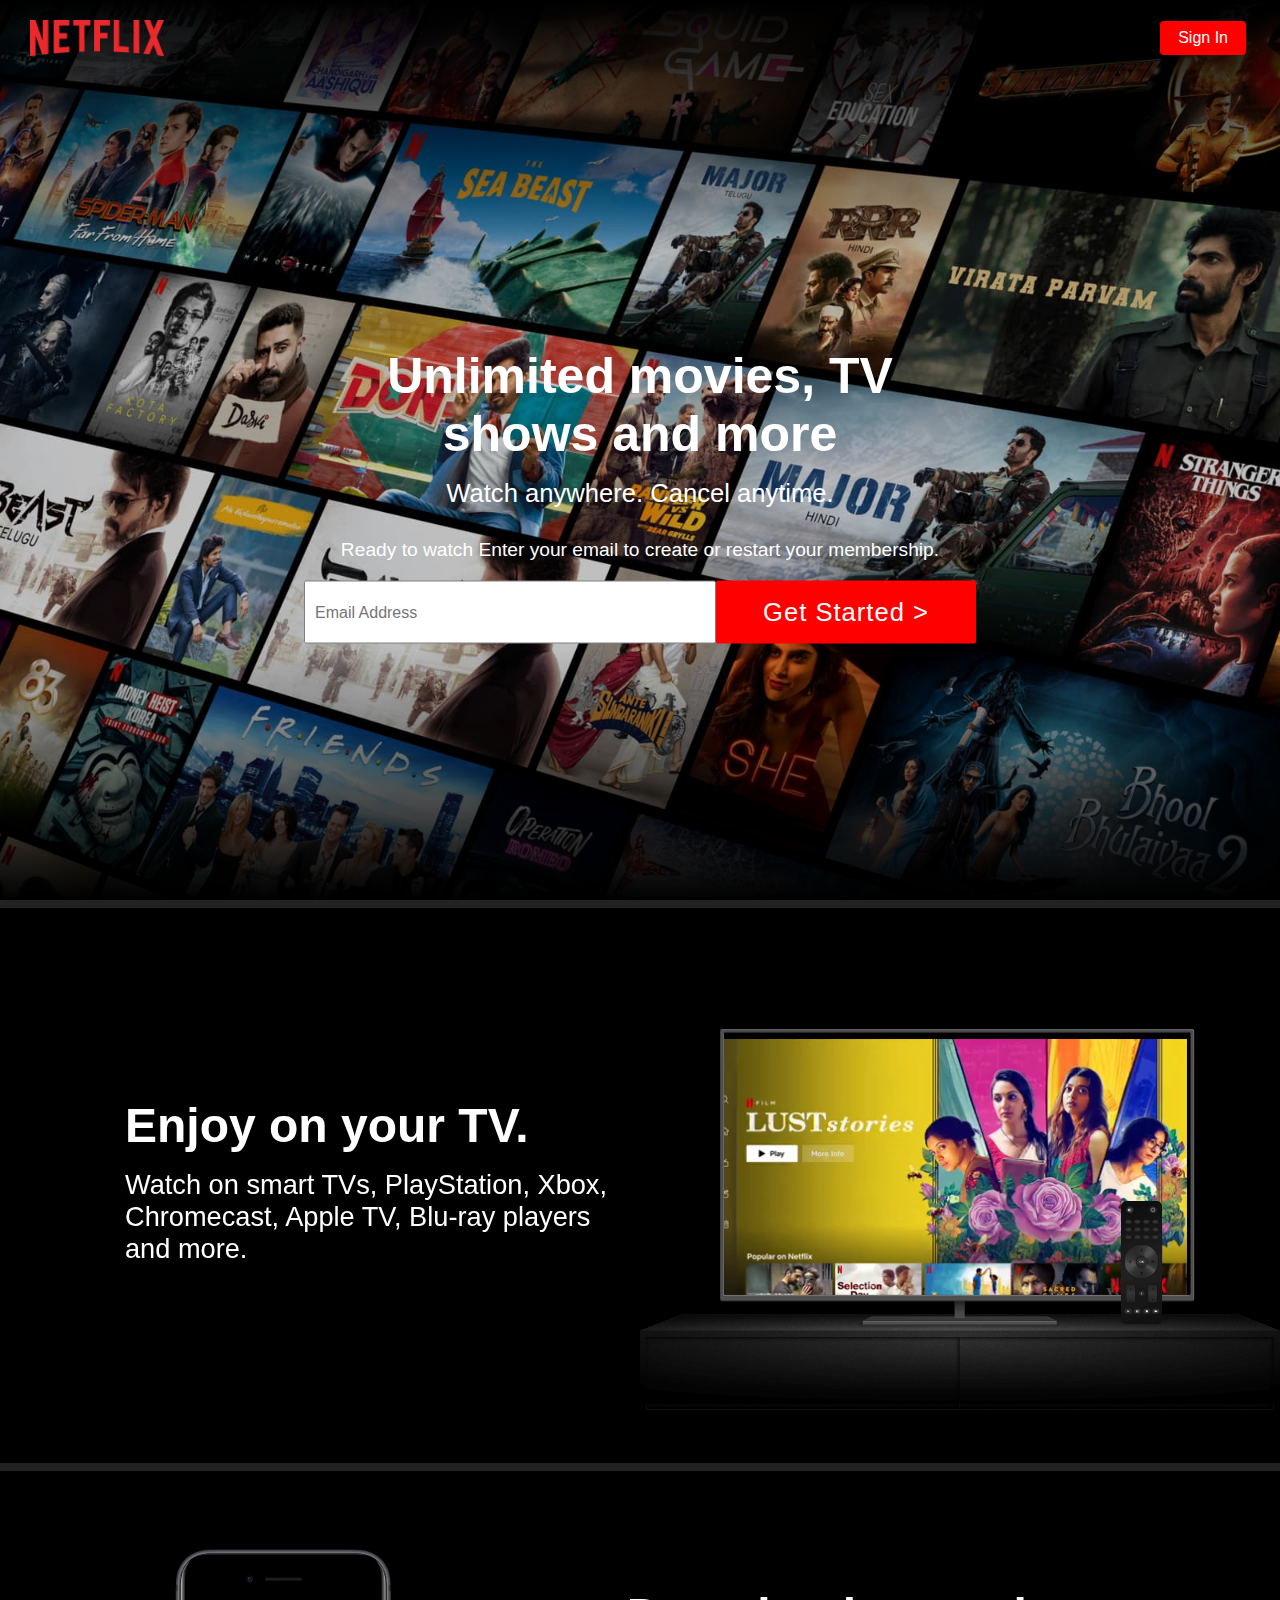
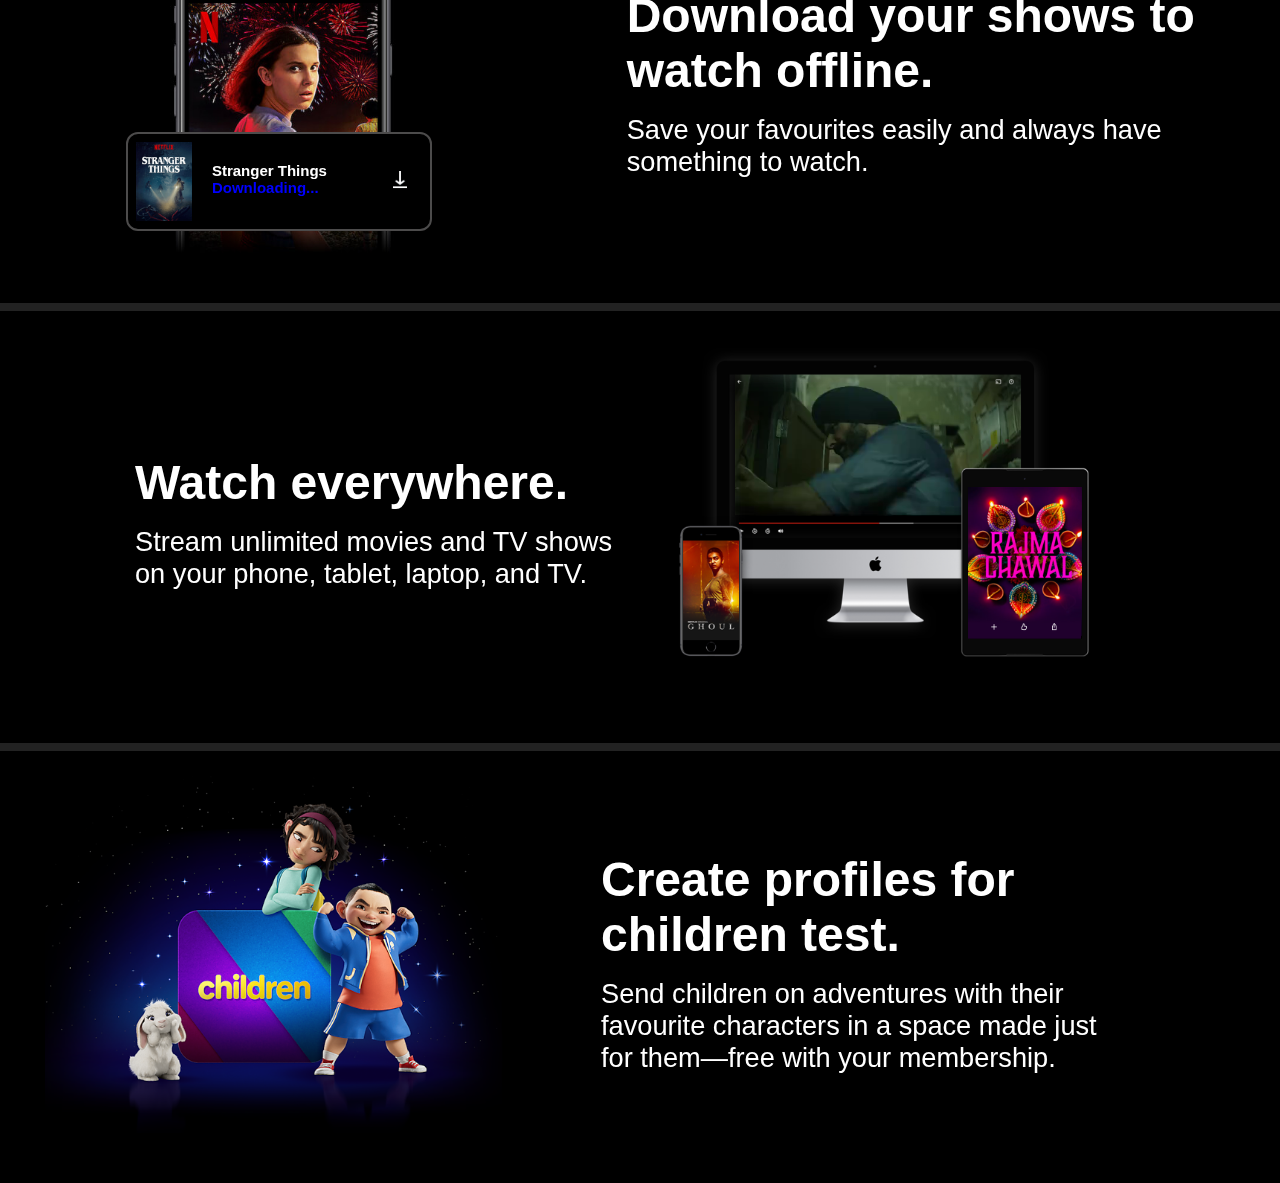
<file: index.html>
<!DOCTYPE html>
<html lang="en">
<head>
    <meta charset="UTF-8">
    <meta http-equiv="X-UA-Compatible" content="IE=edge">
    <meta name="viewport" content="width=device-width, initial-scale=1.0">
    <link rel="icon" href="assets/NetflixIcon.ico">
    <link rel="stylesheet" href="style.css">
    <title>My Netflix</title>
</head> 
<body>
    <section class="container">
        <div class="head">
            <img src="assets/NetflixLogo.png" alt="">
            <a href="https://www.facebook.com/">Sign In</a>
        </div>
    </section>
    <section class="banner"> 
            <img src="assets/banner.jpg" alt="banner" class="fit">
        <div class="box">
            <div class="heading">
                <h2>Unlimited movies, TV shows and more </h2>
                <h5>Watch anywhere. Cancel anytime.</h5>
                <p>Ready to watch Enter your email to create or restart your membership.</p>
            </div>
            <div class="Email">
                <input type="text" placeholder="Email Address">
                <a href="moviezone.html">Get Started > </a>
            </div>
        </div>
    </section>

    <section class="style-cards">
        
        <div class="card-1">
            <div class="desc-1">
                <h1>Enjoy on your TV.</h1>
                <p>Watch on smart TVs, PlayStation, Xbox, Chromecast, Apple TV, Blu-ray players and more.</p>
            </div>
            <img src="assets/part1img.png" alt="part1img">
            <video class="video-1" autoplay="" playsinline="" muted="" loop="">
                <source src="assets/part1videoslide.m4v" type="video/mp4">
            </video>
        </div>
        
      <div class="card-2">
        <div class="desc-2">
          <h1>Download your shows to watch offline.</h1>
          <p>Save your favourites easily and always have something to watch.</p>
          <p></p>
        </div>

        <img src="./assets/millie-img.jpg" alt="tv" />
        <div class="downloading">
          <img class="small" src="/assets/ST-img.png" alt="small_image" />
          <h1>Stranger Things <span> Downloading...</span></h1>

          <span>
            <img
              class="icon"
              src="./assets/download-icon.gif"
              alt="download-icon"
            />
          </span>
        </div>
      </div>

        <div class="card-3">
            <div class="desc-3">
                <h1>Watch everywhere.</h1>
                <p>Stream unlimited movies and TV shows on your phone, tablet, laptop, and TV.</p>
            </div>
            <img src="assets/part3img.png" alt="part3img">
            <video class="video-1" autoplay="" playsinline="" muted="" loop="">
                <source src="assets/part3videoslide.m4v" type="video/mp4">
            </video>
        </div>

        <div class="card-4">
            <img src="assets/part4img.png" alt="part4img">
           
            <div class="desc-4">
                <h1>Create profiles for children test.</h1>
                <p>Send children on adventures with their favourite characters in a space made just for them—free with your membership.</p>
            </div>
        </div>
    </section>
    <section>
        
    </section>

</body>
</html>
</file>
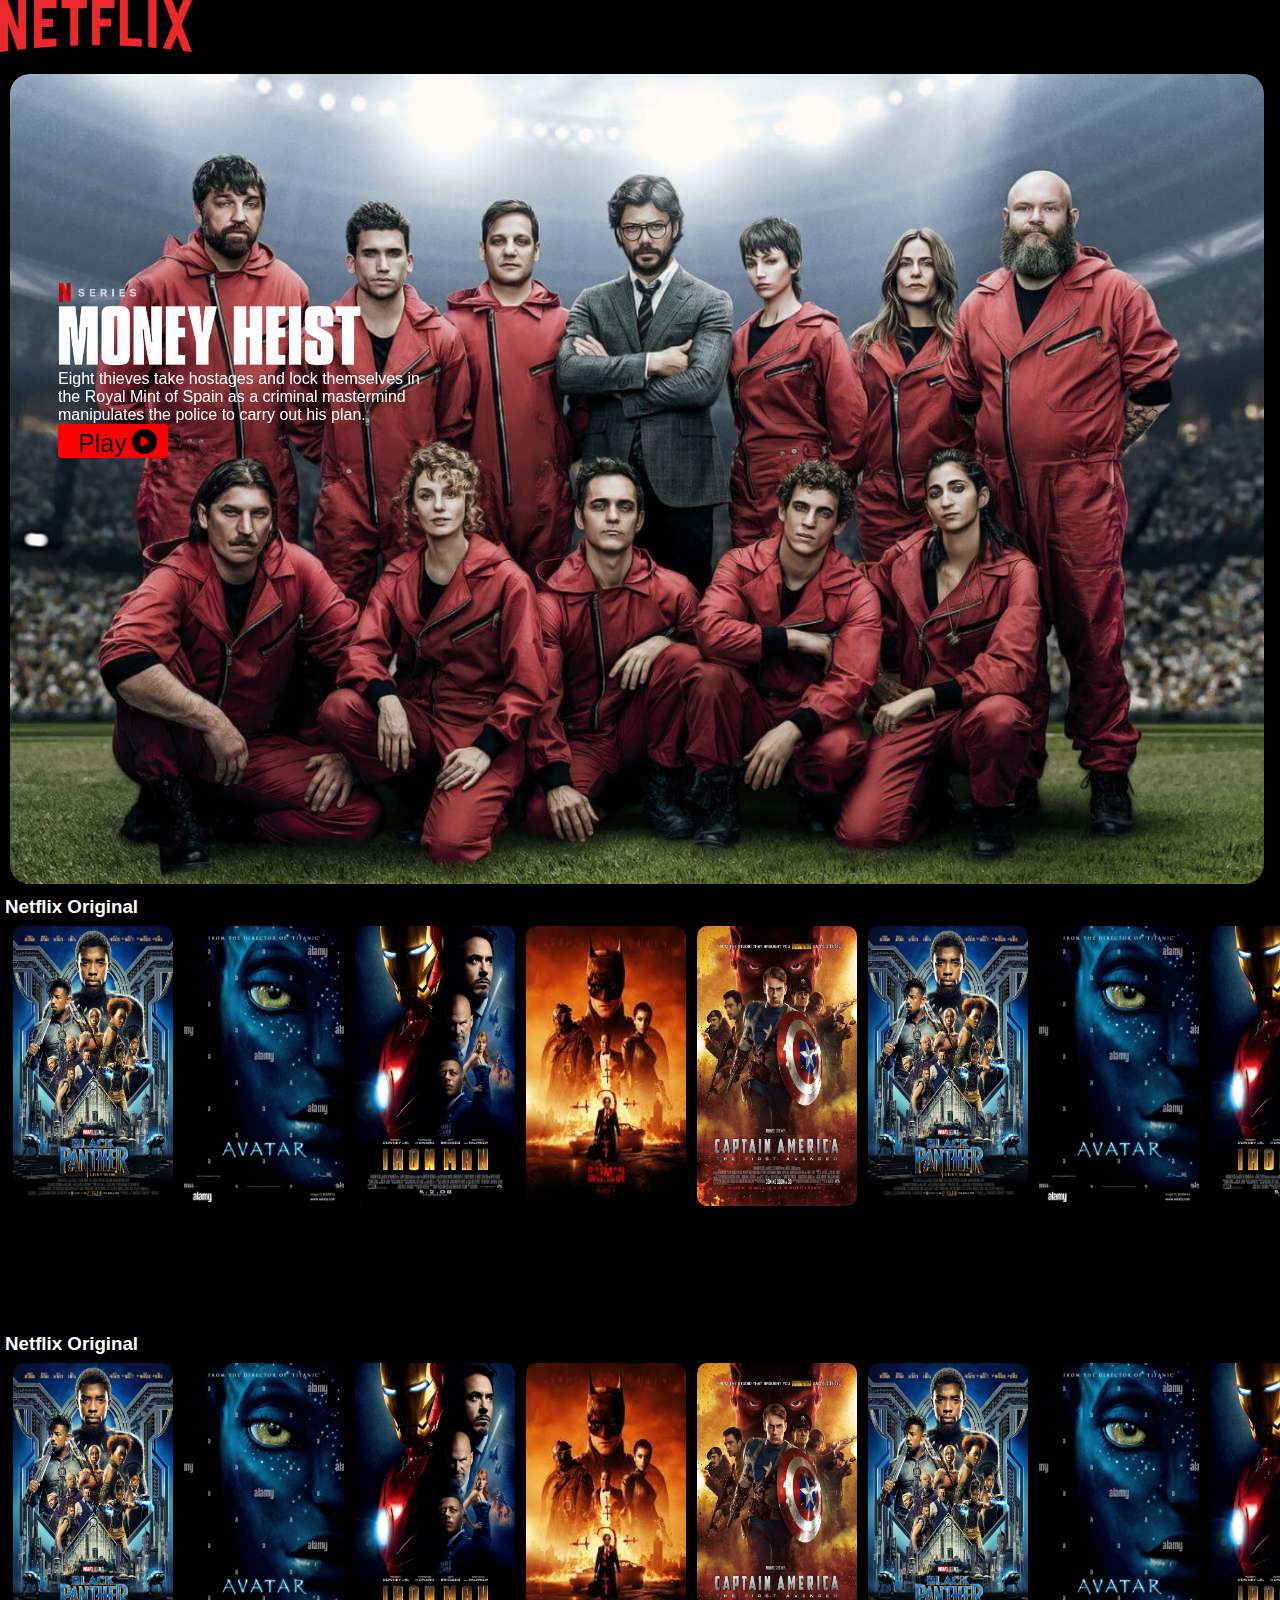
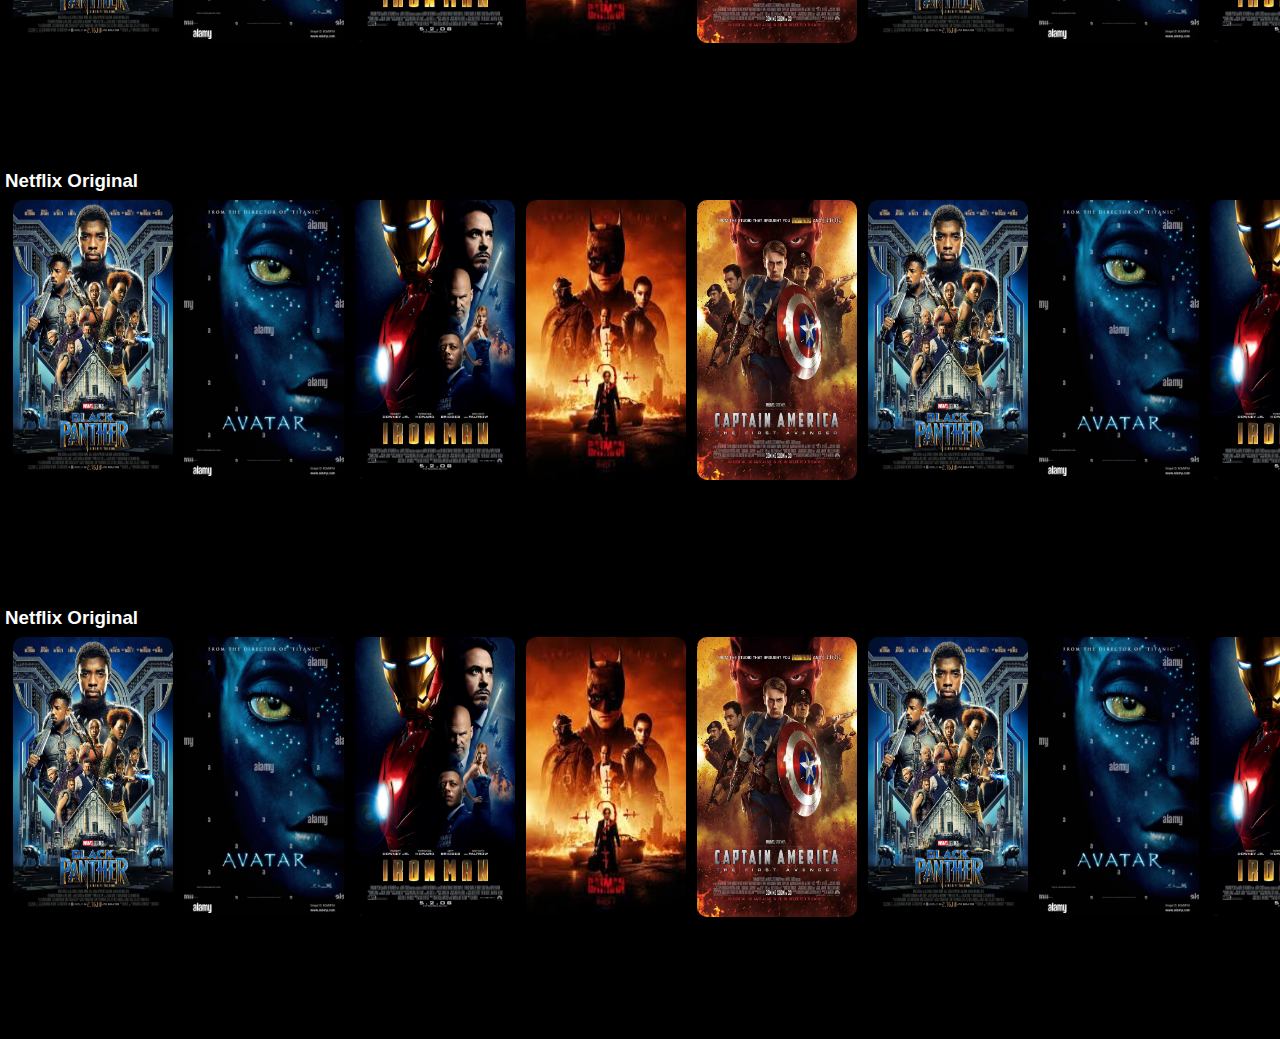
<file: moviezone.html>
<!DOCTYPE html>
<html lang="en">
<head>
    <meta charset="UTF-8">
    <meta http-equiv="X-UA-Compatible" content="IE=edge">
    <meta name="viewport" content="width=device-width, initial-scale=1.0">
    <link rel="stylesheet" href="moviezone.css">
    <title>MovieZone</title>
</head>
<body>  
    <section class="container">
        <div class="head">
            <img src="assets/NetflixLogo.png" alt="logo">
        </div>x
    </section>
    <div class="home-image">
        <div class="home-image-text">
            <img class="money" src="assets/monetharis.png" alt="textImage">
            <p>
                Eight thieves take hostages and lock themselves in the Royal Mint of Spain as a criminal mastermind manipulates the police to carry out his plan.
            </p>
            <a style="text-decoration: none;" href="assets/MoneyH.MP4">
                <p class="play-button"> Play
                    <img src="assets/play.png" alt="play">
                </p>
            </a>
        </div>
    </div>
<!-- Track 1 -->
    <div class="original">
        <h3 class="no-title">Netflix Original</h3>
        <div class="no">
            <img src="assets/poster1.jpg" alt="13">
            <img src="assets/poster2.jpg" alt="13">
            <img src="assets/poster3.jpg" alt="13">
            <img src="assets/poster4.jpg" alt="13">
            <img src="assets/poster5.jpg" alt="13">
            <img src="assets/poster1.jpg" alt="13">
            <img src="assets/poster2.jpg" alt="13">
            <img src="assets/poster3.jpg" alt="13">
            <img src="assets/poster4.jpg" alt="13">
            <img src="assets/poster5.jpg" alt="13">
            

        
           
        </div>
    </div>
<!-- Track 2  Clrt + / -->
<div class="original">
    <h3 class="no-title">Netflix Original</h3>
    <div class="no">
        <img src="assets/poster1.jpg" alt="13">
            <img src="assets/poster2.jpg" alt="13">
            <img src="assets/poster3.jpg" alt="13">
            <img src="assets/poster4.jpg" alt="13">
            <img src="assets/poster5.jpg" alt="13">
            <img src="assets/poster1.jpg" alt="13">
            <img src="assets/poster2.jpg" alt="13">
            <img src="assets/poster3.jpg" alt="13">
            <img src="assets/poster4.jpg" alt="13">
            <img src="assets/poster5.jpg" alt="13">
    </div>
</div>

<!-- Track 3 -->
<div class="original">
    <h3 class="no-title">Netflix Original</h3>
    <div class="no">
         <img src="assets/poster1.jpg" alt="13">
        <img src="assets/poster2.jpg" alt="13">
        <img src="assets/poster3.jpg" alt="13">
        <img src="assets/poster4.jpg" alt="13">
        <img src="assets/poster5.jpg" alt="13">
        <img src="assets/poster1.jpg" alt="13">
        <img src="assets/poster2.jpg" alt="13">
        <img src="assets/poster3.jpg" alt="13">
        <img src="assets/poster4.jpg" alt="13">
        <img src="assets/poster5.jpg" alt="13">
      
          
    </div>
</div>

<!-- Track 4 -->
<div class="original">
    <h3 class="no-title">Netflix Original</h3>
    <div class="no">
        <img src="assets/poster1.jpg" alt="13">
        <img src="assets/poster2.jpg" alt="13">
        <img src="assets/poster3.jpg" alt="13">
        <img src="assets/poster4.jpg" alt="13">
        <img src="assets/poster5.jpg" alt="13">
        <img src="assets/poster1.jpg" alt="13">
        <img src="assets/poster2.jpg" alt="13">
        <img src="assets/poster3.jpg" alt="13">
        <img src="assets/poster4.jpg" alt="13">
        <img src="assets/poster5.jpg" alt="13">
  
    </div>
</div>


</body>
</html>
</file>
<file: style.css>
/* style.css */
*{
    margin: 0;
    /* padding: 0; */
}
body{
    font-family: Arial, Helvetica, sans-serif;
    background-color: black;
}

.container .head{
    /* background-color: aqua; */
    width: 95%;
    display: flex;
    justify-content: space-between;
    align-items: center  ;
    padding: 10px 10px;
    z-index: 10000;
    position: absolute;
    top: 10px;
    left: 20px;
   
}

.container .head a{
    color: white;
    text-decoration: none;
    background-color: red;
    padding: 8px 18px;
    border-radius: 4px;
}

.container .head img{
    width: 11%;
}

.banner{
    width: 100%;
    height: 100vh;
}

.banner .fit{
    width: 100%;
    height: 100vh;
    position: absolute;
    top: 0;
    left: 0;
    object-fit: cover;
}

.banner .box{
    /* background-color: rgb(83, 83, 18); */
    position: absolute;
    top: 55%;
    left: 50%;
    transform: translate(-50%,-50%);
}

.banner .box .heading{
    display: flex;
    flex-direction: column;
    justify-content: center;
    align-items: center;
    text-align: center;
}

.banner .box .heading h2{
    color: white;
    font-size: 3.125em;
    width: 80%;
}
.banner .box .heading h5{
    color: white;
    font-size: 1.6em;
    font-weight: 500;
    padding: 1rem 0;
}

.banner .box .heading p{
    color: #fff;
    font-size: 1.2em;
    font-weight: 500;
    padding: 15px 0;
    padding-bottom: 20px;
}

.banner .box .Email{
    /* background-color: aqua; */
    display: flex;
    flex-direction: row;
    justify-content: center;
    align-items: center;
}

.banner .box .Email input{
    min-width: 400px;
    height: 51px;
    font-size: 16px;
    outline: none;
    border: 1px solid grey;
    border-radius: 2px;
    padding: 10px 10px 0 0;
    color: black;
}

.banner .box .Email input::placeholder{
    position: absolute;
    top: 22px;
    left: 10px
}

.banner .box .Email a{
    text-decoration: none;
    color: #fff;
    font-weight: 400;
    font-size: 1.6rem;
    background-color: red;
    min-width: 200px;
    line-height: 63px;
    border-radius: 2px;
    text-align: center;
    padding: 0 30px;
    letter-spacing: 1px;
}

.banner:before{
  background: linear-gradient(to bottom, black, transparent);
  z-index: 1;
  position: absolute;
  width: 100%;
  height: 250px;
  content: '';
  top: 0;
  left: 0;
}

.banner:after{
    background: linear-gradient(to top, black, transparent);
    z-index: 1;
    position: absolute;
    width: 100%;
    height: 250px;
    content: '';
    bottom : 0;
    left: 0;
  }

.card-1,.card-2,.card-3,.card-4{
    border-top: 8px solid #222222;
    padding: 50px;
    color: #fff;
}

.card-1,.card-3 {
    position: relative;
    display: inline-grid;
    grid-template-columns: 50% 40%;
    text-align: left;
    align-items: center;
    padding: 25px 45px 50px;
}

.style-cards h1{
    font-size: 3rem;
    padding: 1rem;
    padding-left: 0;
}
.style-cards p{
    font-size: 1.7rem;
    line-height: 2rem;
}

.desc-1 {
    /* background-color: rgb(18, 139, 139); */
    padding-left: 80px;
}

.card-1 video{
    position: relative;
    width: 100%;
    height: 58%;
    grid-column: 2/2;
    grid-row: 1/2;
    margin-left: 15% ;
    z-index: -1;
}

.card-1 img{
    grid-column: 2/2;
    grid-row: 1/2 ;
}

.card-3{
    position: relative;
    align-items: center;
    display: grid;
    grid-template-columns: 50% 40%;
    text-align: left;
    padding: 25px 45px 50px ;
    
}
.desc-3{
    padding-left: 90px;
}

.card-3 video {
    position: relative;
    box-sizing: content-box;
    grid-column: 2/2;
    grid-row: 1/2;
    z-index: -1;
    width: 60%;
    max-width: 100%;
    height: auto;
    margin-left: 20%;
    bottom: 20%;
}
.card-3 img{
    max-width: 100%;
    height: auto;
    grid-column: 2/2;
    grid-row: 1/2;      
}

.card-4 {
    position: relative;
    display: grid ;
    grid-template-columns: 40% 50%;
    align-items: center;
    text-align: left;
    padding: 25px 45px 50px;  
}

.desc-4 {
    padding-left: 80px;
    /* margin-left: 5%; */
}

.card-4 img{
    width: 100%;
 }

 .card-2{
    position: relative;
    align-items: center;
    display: grid;
    grid-template-columns: 40% 60%;
    text-align: left;
    padding: 25px 45px 50px;
 }

 .card-2 .downloading{
    background-color: rgb(0, 0, 0);
    position: relative;
    border: 2px solid rgb(76, 75, 75);
    border-radius: .75em;
    display: flex;
    align-items: center;
    justify-content: space-between;
    left: 17%;
    max-width: 60%;
    top: 30%;
    grid-column: 1/2;
    grid-row: 1/2;
    padding: 8px;
 }

 .card-2 img{
    max-width: 100%;
    grid-column: 1/2;
    grid-row: 1/2;
 }

 .desc-2{
    padding-left: 70px;
    margin-left: 5%;
 }

 .card-2 .downloading h1{
    font-size: 15px;
    padding-left: 20px;
    padding-top: 10px;
 }

 .card-2 .downloading span{
    font-family: Arial, Helvetica, sans-serif;
    color: blue;
 }

 .card-2 .downloading .small{
    width: 56px;
    max-width: 100%;
    /* left: 5%; */
 }

 .card-2 .downloading .icon{
    width: 65px;
    max-width: 100%;
 }
</file>
<file: moviezone.css>
/* moviezone.css */
*{
    margin: 0;
}

body{
    font-family: Arial, Helvetica, sans-serif;
    background-color: black;
}

.head img{
    /* position: relati ve; */
    width: 15%;
}

.home-image{
    background-image: url(assets/hoome.jpg);
    width: 98%;
    height: 90vh;
    background-position: center;
    background-size: cover;
    margin-left: 10px;
    border-radius: 20px;
    position: relative;
    filter: brightness();
    margin-bottom: 12px;

}

.home-image-text{
    color: white;
    position: relative;
    width: 30%;   
    top: 13em; 
    left: 3em;
    z-index: 10;
}

.money{
    width: 100%;
    height: auto;
}

.play-button{
    background-color: red;
    color: black; 
    width: 70px;
    font-size: 25px;
    border-radius: 4px;
    padding: 5px 20px 0px;
}

.play-button img{
    width: 25px;
    position: absolute;
    padding-left: 5px;
}

.original{
    color: white;
    padding-left: 5px;
}
.original h3{
    margin-top: 5px;
}

.original .no{
    display: flex;
    height: 45vh;
    padding-top: 5px;
    margin-left: 0px;
    overflow-y: hidden;
}

.original .no img{
    width: 160px;
    height: 280px;
    margin: 3px;
    border-radius: 10px;
    margin-left: 8px;
}

.original .no img:hover{
    transform: scale(1.1);
    transition: 0.5s ease-in-out;
    transition-delay: 0.1s;
    filter: brightness(70%);
}

html{
    overflow: scroll;
    overflow-x: hidden;
}

::-webkit-scrollbar{
    width: 10px;
    background-color: rgb(255, 72, 0);
    background: transparent;
}
</file>
